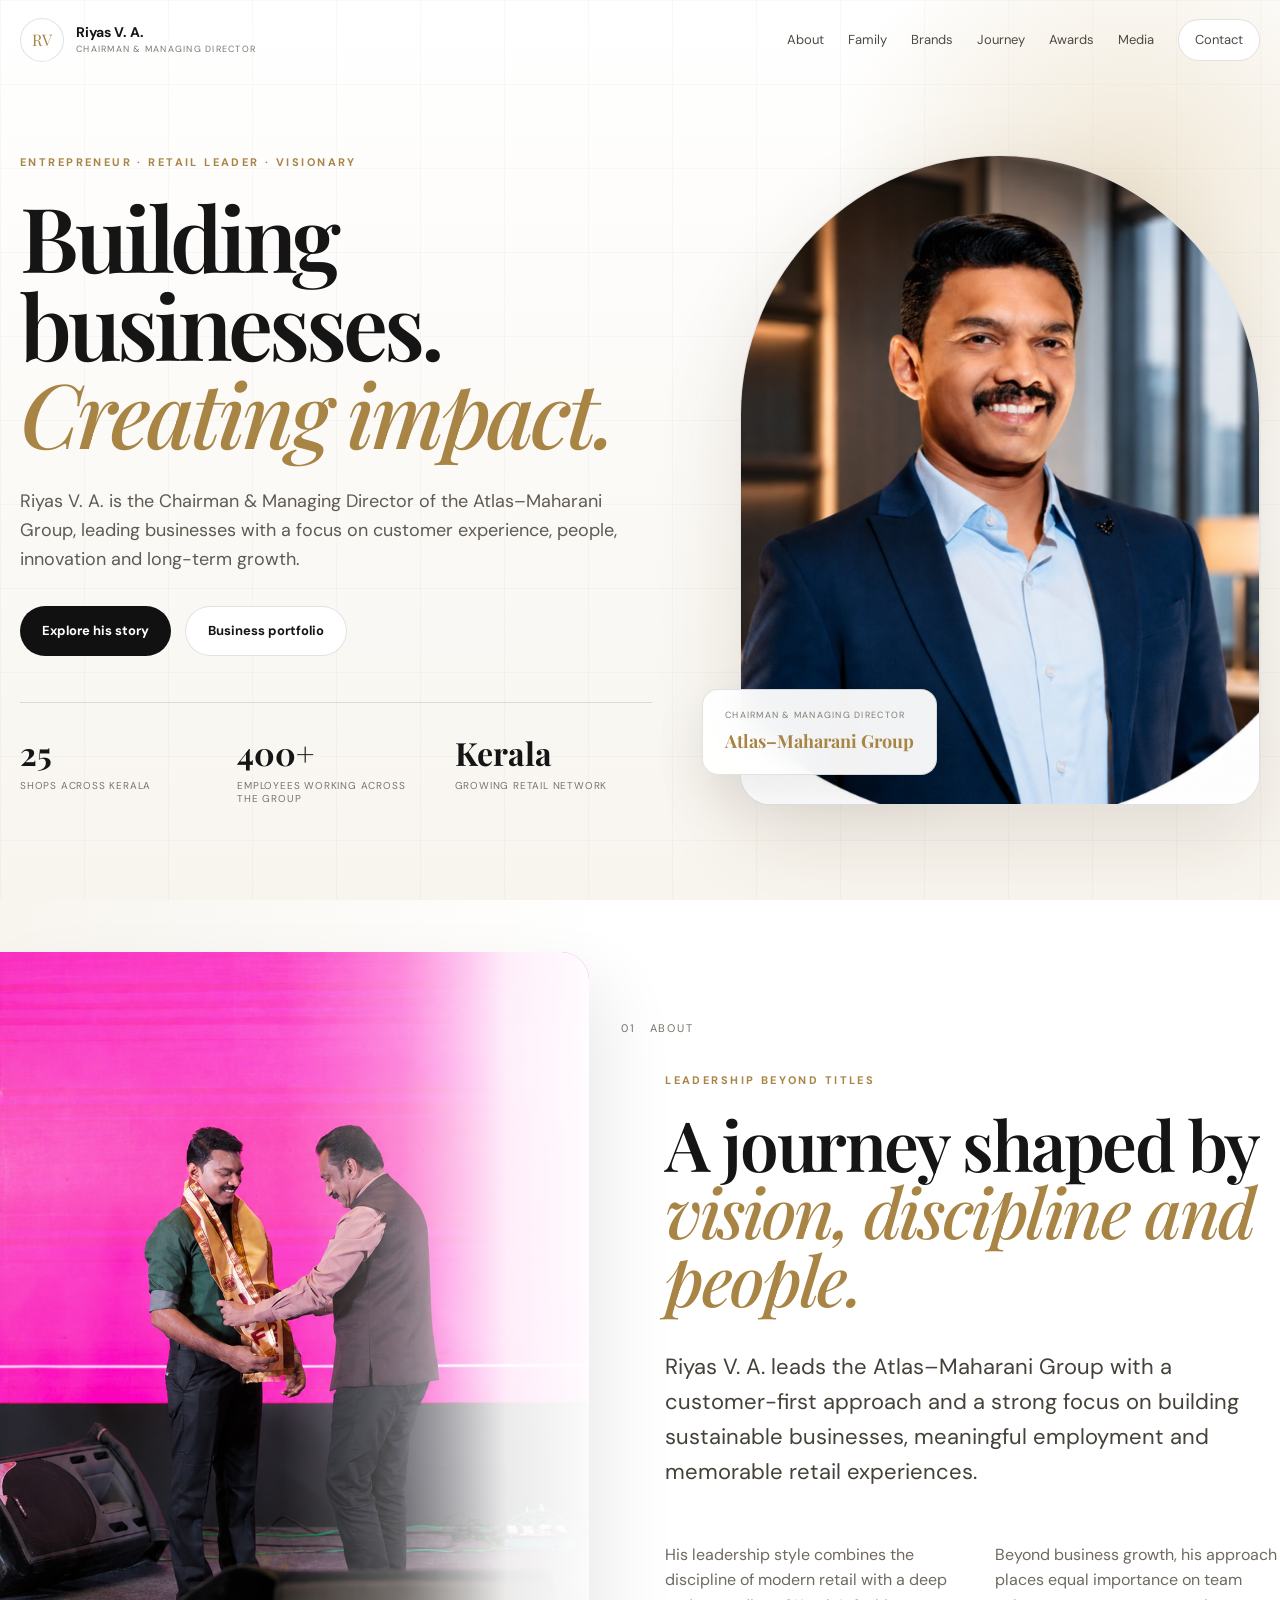
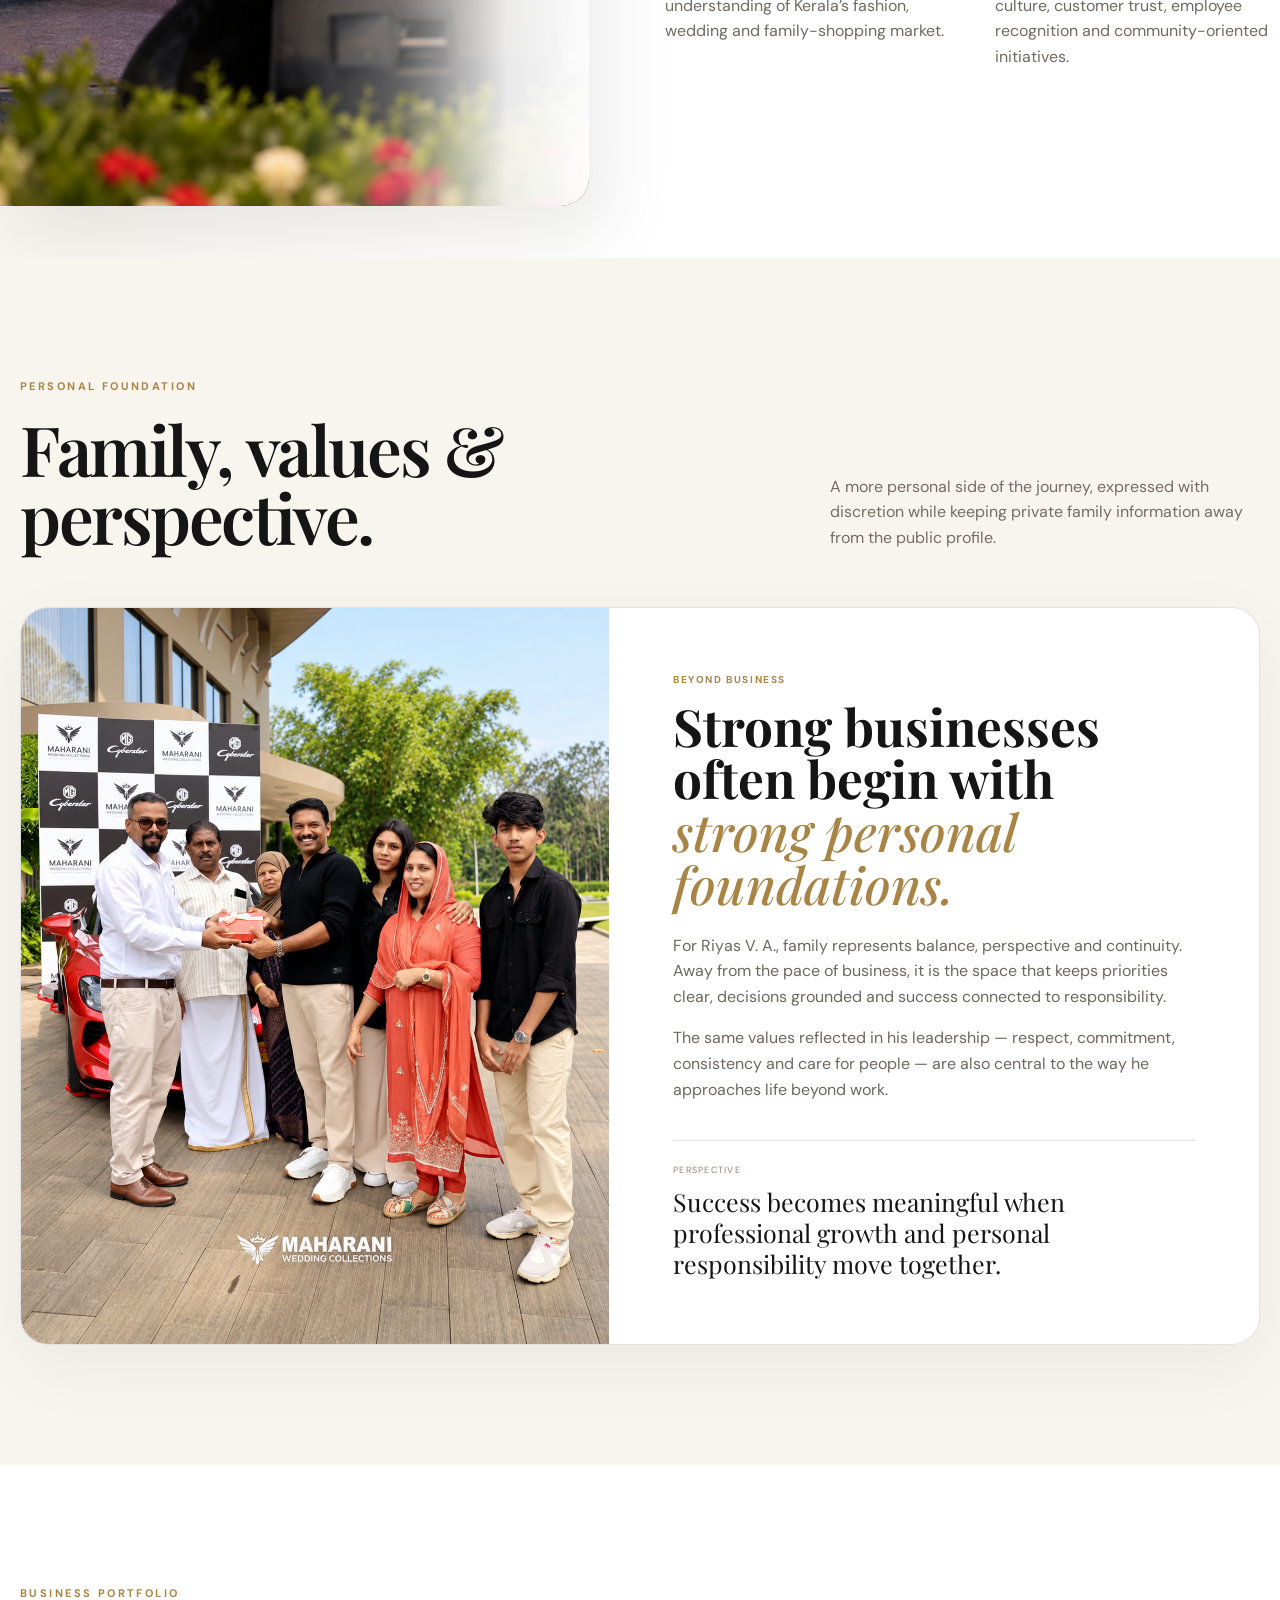
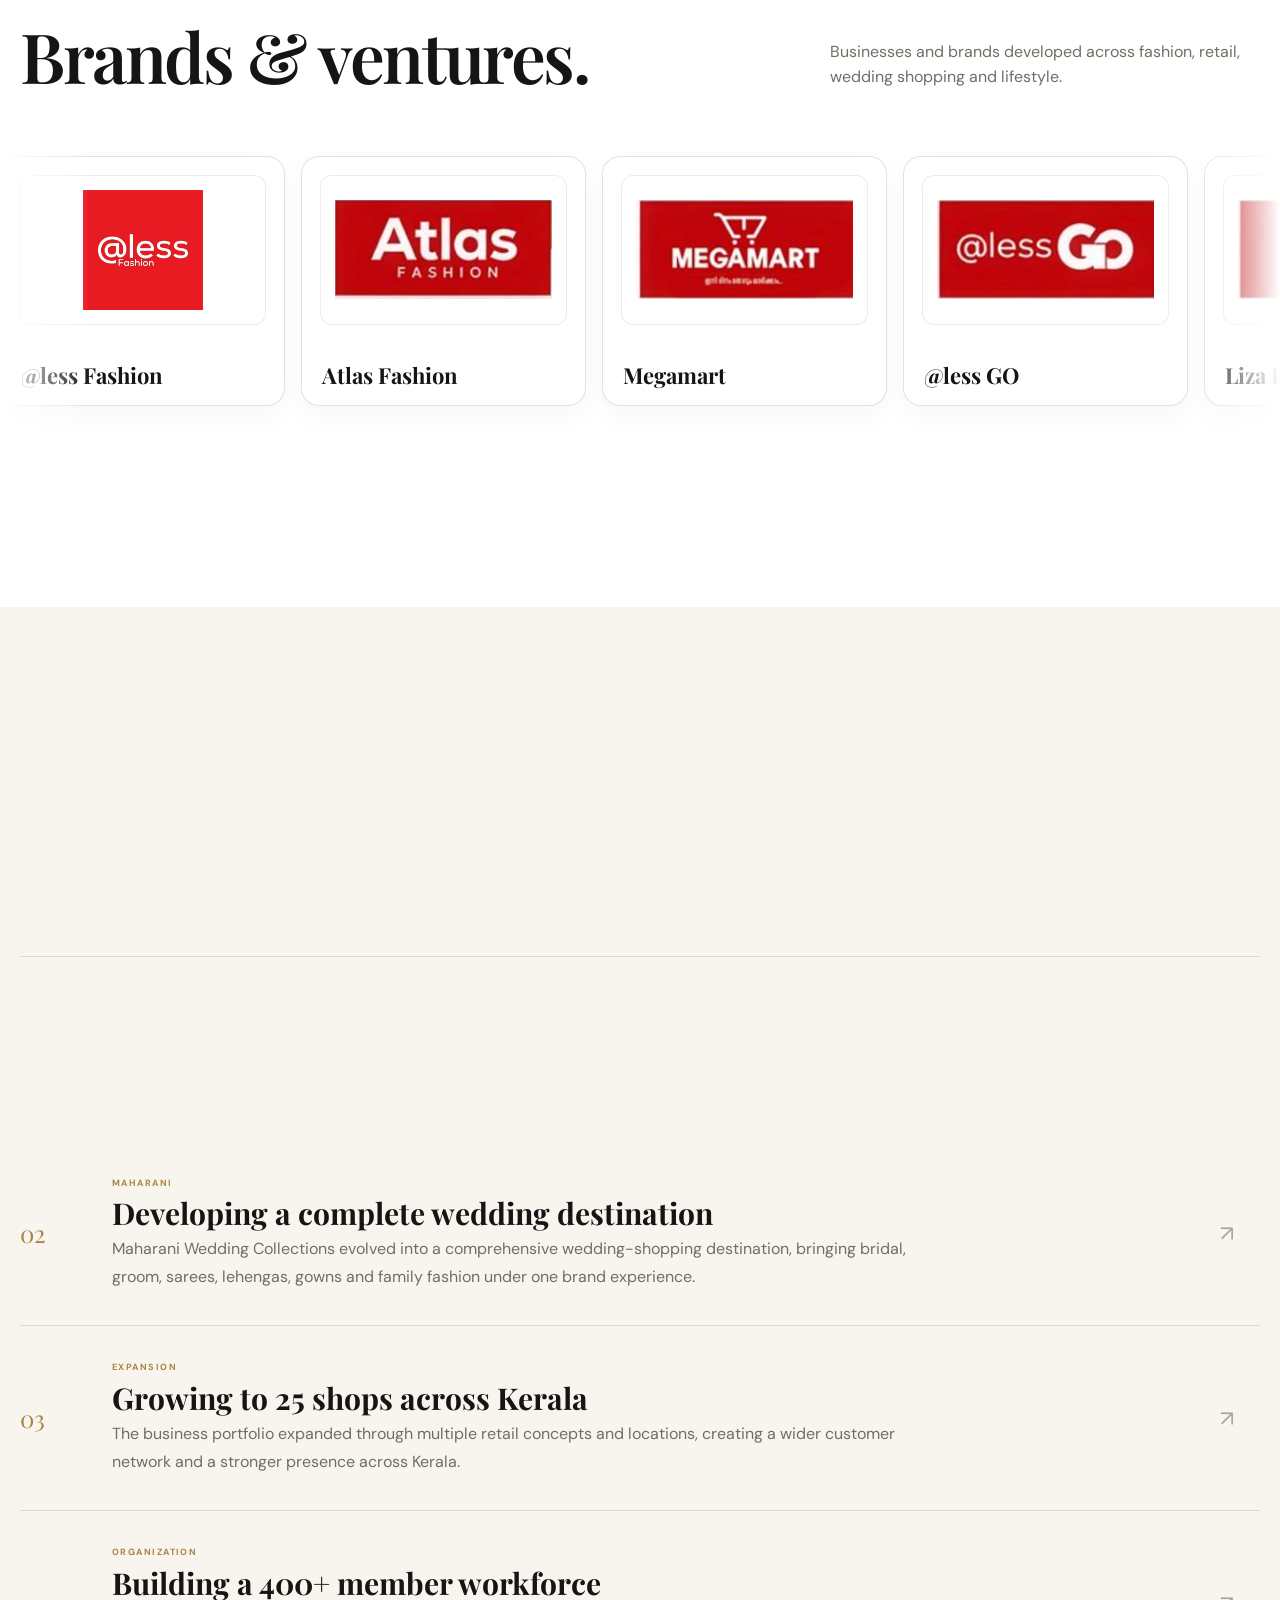
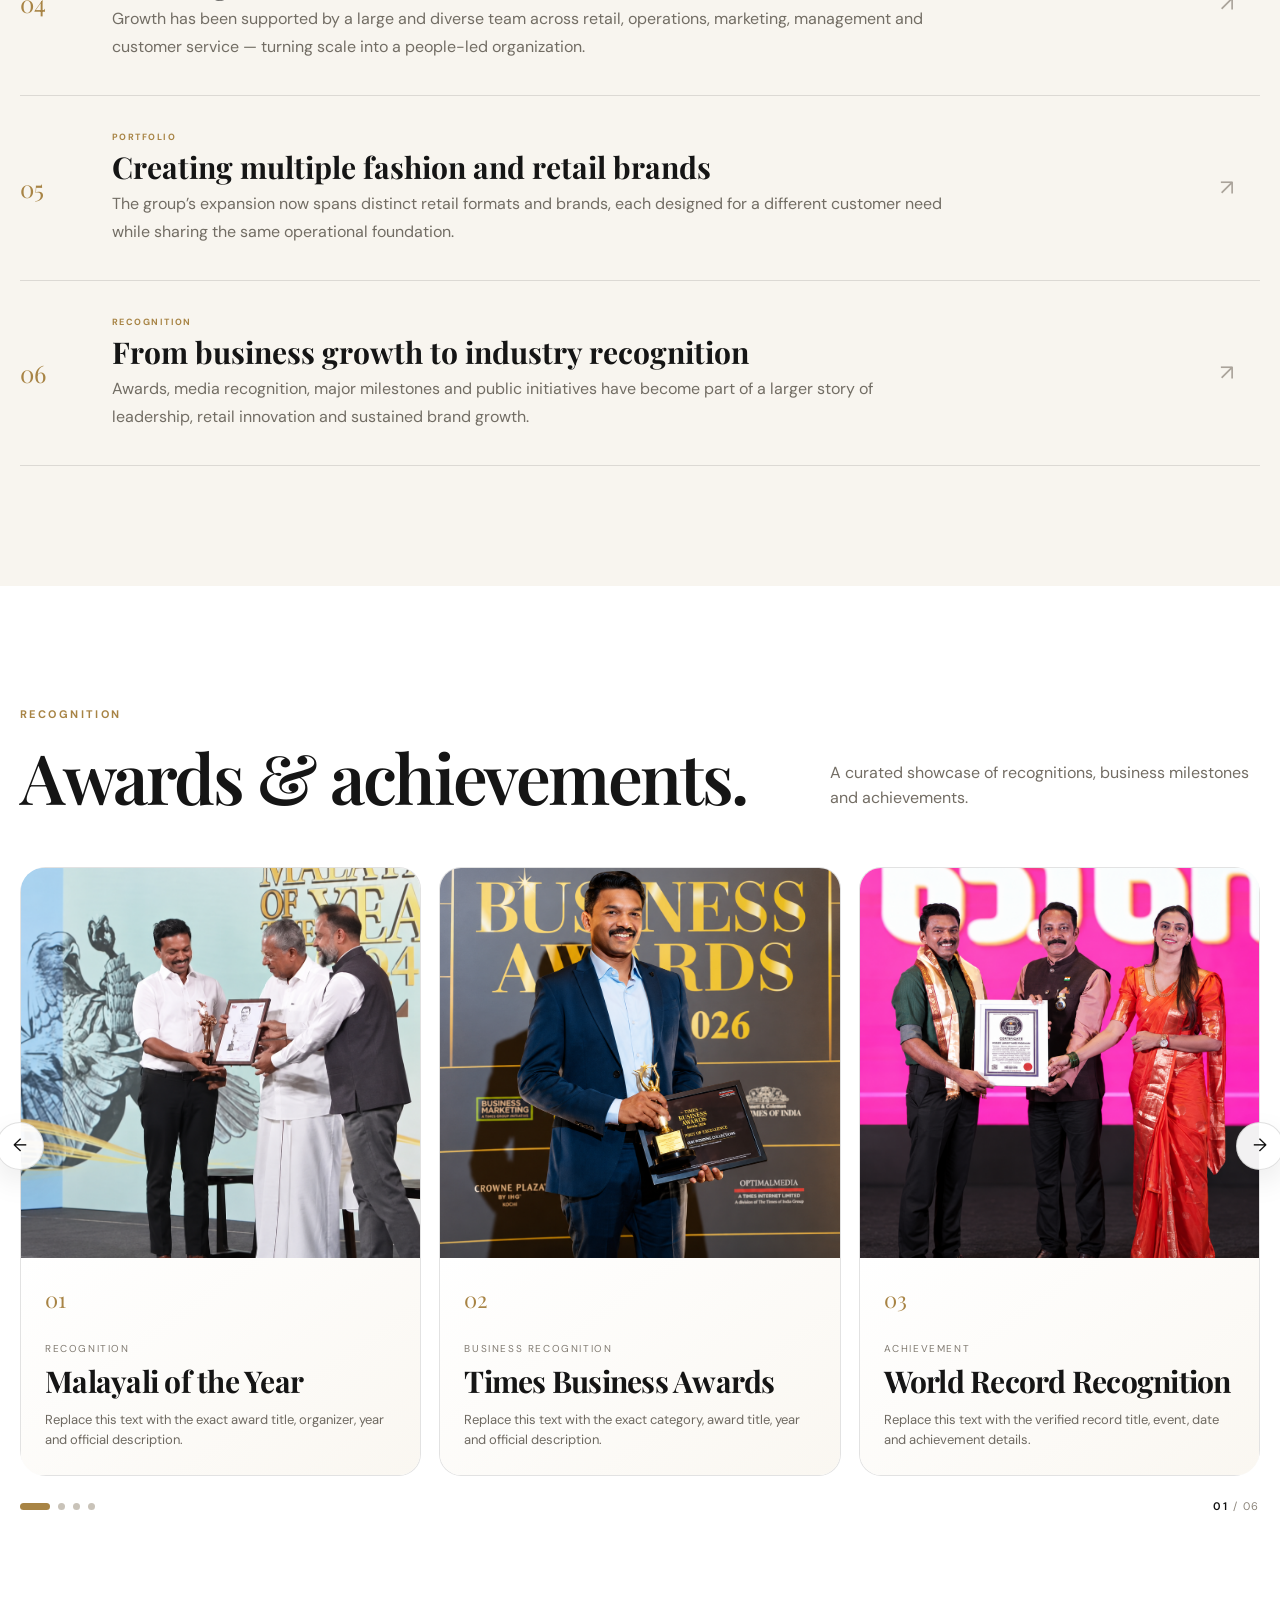
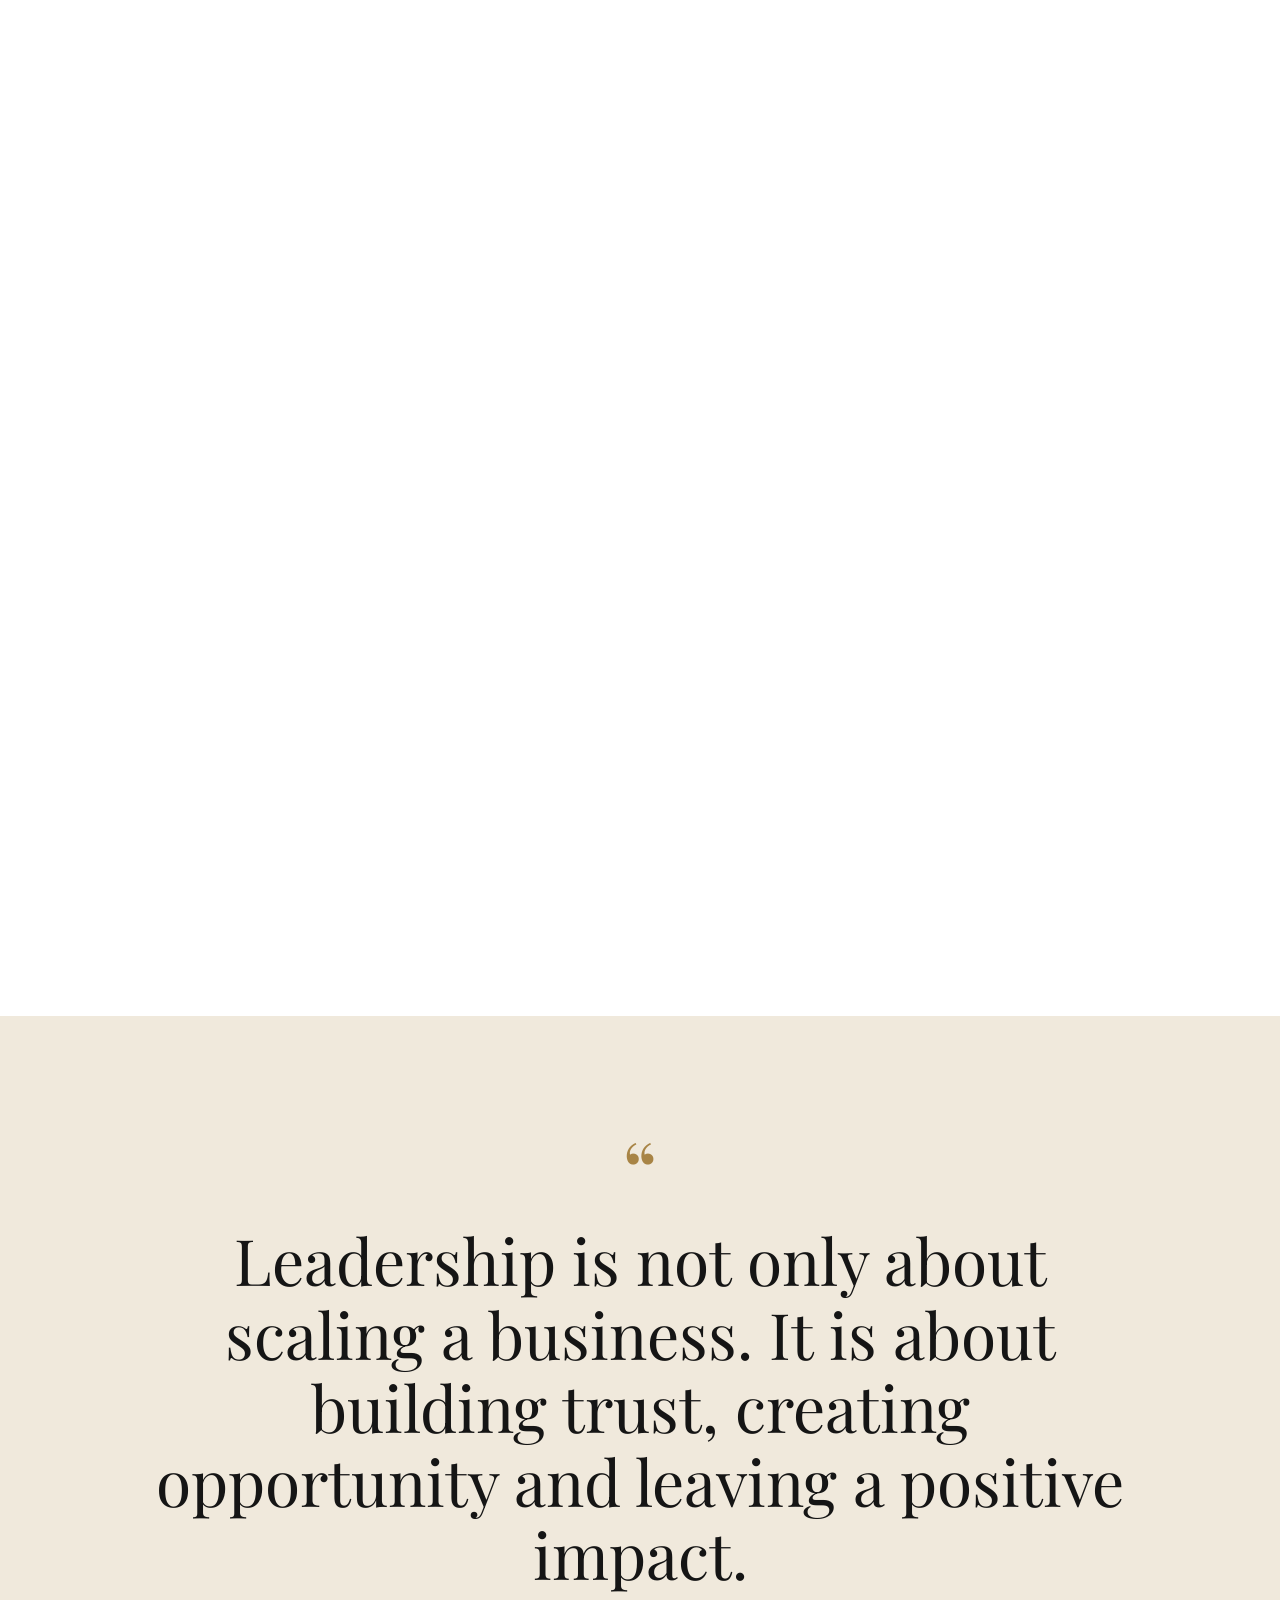
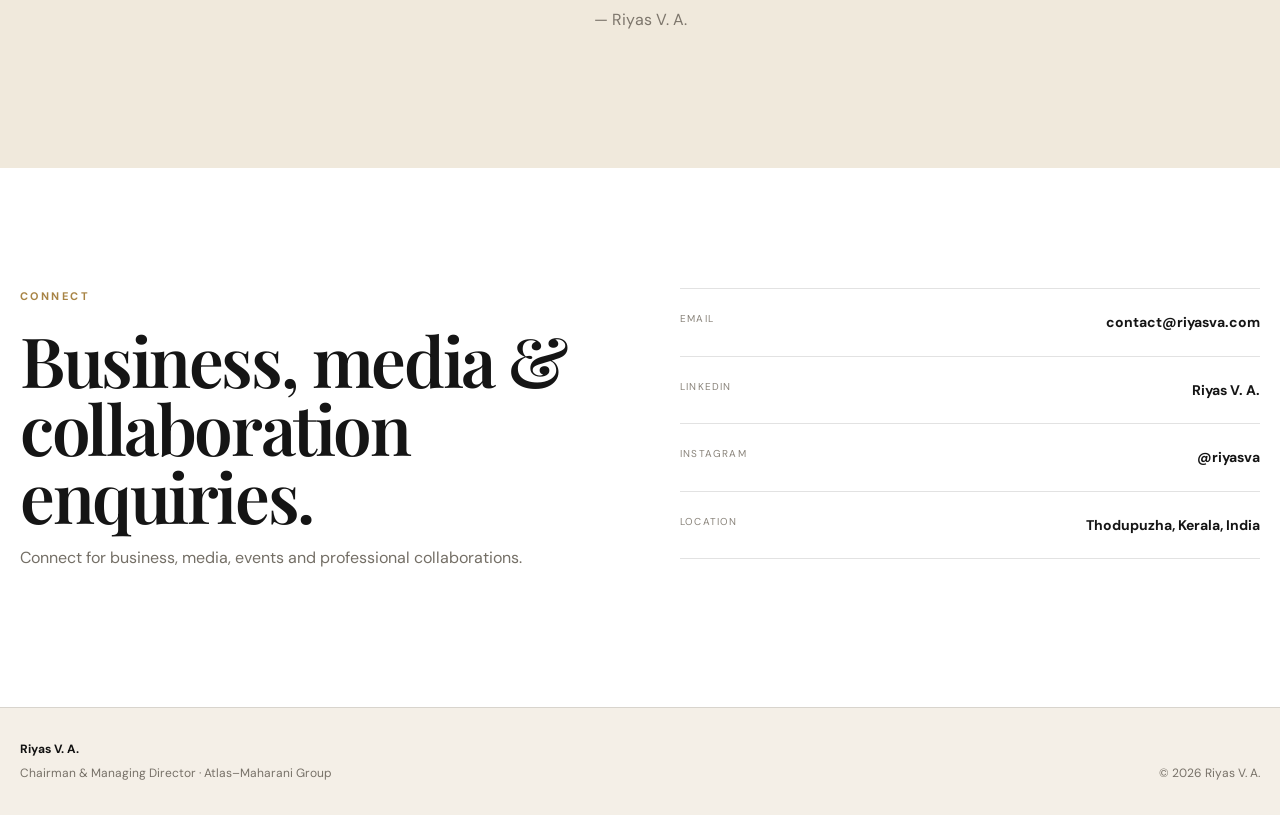
<file: index.html>
<!DOCTYPE html>
<html lang="en">
<head>
  <meta charset="UTF-8" />
  <meta name="viewport" content="width=device-width, initial-scale=1.0" />
  <meta name="description" content="Official website of Riyas V. A., Chairman & Managing Director of the Atlas–Maharani Group." />
  <meta name="theme-color" content="#ffffff" />
  <title>Riyas V. A. | Chairman & Managing Director</title>

  <link rel="preconnect" href="https://fonts.googleapis.com">
  <link rel="preconnect" href="https://fonts.gstatic.com" crossorigin>
  <link href="https://fonts.googleapis.com/css2?family=DM+Sans:wght@400;500;600;700&family=Playfair+Display:ital,wght@0,500;0,600;1,500&display=swap" rel="stylesheet">

  <link rel="stylesheet" href="styles.css" />
</head>

<body>

<header class="site-header">
  <div class="container nav-wrap">
    <a class="brand" href="#home">
      <span class="brand-mark">RV</span>
      <span class="brand-copy">
        <strong>Riyas V. A.</strong>
        <small>Chairman & Managing Director</small>
      </span>
    </a>

    <button class="menu-toggle" aria-label="Toggle menu" aria-expanded="false">
      <span></span>
      <span></span>
    </button>

    <nav class="nav-links">
      <a href="#about">About</a>
      <a href="#family">Family</a>
      <a href="#brands">Brands</a>
      <a href="#journey">Journey</a>
      <a href="#awards">Awards</a>
      <a href="#media">Media</a>
      <a class="nav-cta" href="#contact">Contact</a>
    </nav>
  </div>
</header>

<main>

<section class="hero" id="home">
  <div class="hero-grid-lines"></div>
  <div class="hero-glow"></div>

  <div class="container hero-grid">

    <div class="hero-copy reveal">
      <p class="eyebrow">Entrepreneur · Retail Leader · Visionary</p>

      <h1>
        Building businesses.
        <em>Creating impact.</em>
      </h1>

      <p class="hero-lead">
        Riyas V. A. is the Chairman & Managing Director of the Atlas–Maharani Group,
        leading businesses with a focus on customer experience, people, innovation and long-term growth.
      </p>

      <div class="hero-actions">
        <a href="#about" class="btn btn-dark">Explore his story</a>
        <a href="#brands" class="btn btn-outline">Business portfolio</a>
      </div>

      <div class="hero-stats">
        <div>
          <strong>25</strong>
          <span>shops across Kerala</span>
        </div>
        <div>
          <strong>400+</strong>
          <span>employees working across the group</span>
        </div>
        <div>
          <strong>Kerala</strong>
          <span>growing retail network</span>
        </div>
      </div>
    </div>

    <div class="hero-visual reveal delay-1">
      <div class="portrait-frame">
        <img src="assets/riyas-va.png" alt="Riyas V. A.">
      </div>

      <div class="floating-card">
        <span>Chairman & Managing Director</span>
        <strong>Atlas–Maharani Group</strong>
      </div>
    </div>

  </div>
</section>

<section class="section about-section about-overlay-section" id="about">
  <div class="about-overlay-photo" aria-hidden="true">
    <img src="assets/about-overlay-award.png" alt="">
    <div class="about-overlay-gradient"></div>
  </div>

  <div class="container split-layout about-overlay-content">
    <div class="section-index reveal">
      <span>01</span>
      <p>About</p>
    </div>

    <div class="section-content reveal delay-1">
      <p class="eyebrow">Leadership beyond titles</p>

      <h2>
        A journey shaped by
        <em>vision, discipline and people.</em>
      </h2>

      <p class="lead-copy">
        Riyas V. A. leads the Atlas–Maharani Group with a customer-first approach and a strong focus on
        building sustainable businesses, meaningful employment and memorable retail experiences.
      </p>

      <div class="two-column-copy">
        <p>
          His leadership style combines the discipline of modern retail with a deep understanding of Kerala’s
          fashion, wedding and family-shopping market.
        </p>

        <p>
          Beyond business growth, his approach places equal importance on team culture, customer trust,
          employee recognition and community-oriented initiatives.
        </p>
      </div>
    </div>
  </div>
</section>

<section class="section family-section" id="family">
  <div class="container">

    <div class="section-heading reveal">
      <div>
        <p class="eyebrow">Personal foundation</p>
        <h2>Family, values & perspective.</h2>
      </div>

      <p class="section-description">
        A more personal side of the journey, expressed with discretion while keeping private family
        information away from the public profile.
      </p>
    </div>

    <div class="family-feature reveal">

      <div class="family-image family-image-clean">
        <img src="assets/riyas-family.png" alt="Riyas V. A. with family">
      </div>

      <div class="family-copy">
        <span class="mini-label">Beyond business</span>

        <h3>
          Strong businesses often begin with
          <em>strong personal foundations.</em>
        </h3>

        <p>
          For Riyas V. A., family represents balance, perspective and continuity. Away from the pace of business,
          it is the space that keeps priorities clear, decisions grounded and success connected to responsibility.
        </p>

        <p>
          The same values reflected in his leadership — respect, commitment, consistency and care for people —
          are also central to the way he approaches life beyond work.
        </p>

        <div class="family-quote">
          <span>Perspective</span>
          <blockquote>
            Success becomes meaningful when professional growth and personal responsibility move together.
          </blockquote>
        </div>
      </div>

    </div>

  </div>
</section>

<section class="section brands-section" id="brands">
  <div class="container">
    <div class="section-heading reveal">
      <div>
        <p class="eyebrow">Business portfolio</p>
        <h2>Brands & ventures.</h2>
      </div>
      <p class="section-description">
        Businesses and brands developed across fashion, retail, wedding shopping and lifestyle.
      </p>
    </div>
  </div>

  <div class="brand-ticker">
    <div class="brand-track">

      <article class="mini-brand-card brand-logo-card">
        <div class="brand-logo-wrap">
          <img src="assets/brands/atless-fashion.png" alt="@less Fashion logo">
        </div>
        <h3>@less Fashion</h3>
      </article>

      <article class="mini-brand-card brand-logo-card">
        <div class="brand-logo-wrap">
          <img src="assets/brands/atlas-fashion.png" alt="Atlas Fashion logo">
        </div>
        <h3>Atlas Fashion</h3>
      </article>

      <article class="mini-brand-card brand-logo-card">
        <div class="brand-logo-wrap">
          <img src="assets/brands/megamart.png" alt="Megamart logo">
        </div>
        <h3>Megamart</h3>
      </article>

      <article class="mini-brand-card brand-logo-card">
        <div class="brand-logo-wrap">
          <img src="assets/brands/atless-go.png" alt="@less GO logo">
        </div>
        <h3>@less GO</h3>
      </article>

      <article class="mini-brand-card brand-logo-card">
        <div class="brand-logo-wrap">
          <img src="assets/brands/liza-fashions.png" alt="Liza Fashions logo">
        </div>
        <h3>Liza Fashions</h3>
      </article>

      <article class="mini-brand-card brand-logo-card">
        <div class="brand-logo-wrap">
          <img src="assets/brands/maharani-wedding-collections.png" alt="Maharani Wedding Collections logo">
        </div>
        <h3>Maharani Wedding Collections</h3>
      </article>

      <article class="mini-brand-card brand-logo-card" aria-hidden="true">
        <div class="brand-logo-wrap">
          <img src="assets/brands/atless-fashion.png" alt="">
        </div>
        <h3>@less Fashion</h3>
      </article>

      <article class="mini-brand-card brand-logo-card" aria-hidden="true">
        <div class="brand-logo-wrap">
          <img src="assets/brands/atlas-fashion.png" alt="">
        </div>
        <h3>Atlas Fashion</h3>
      </article>

      <article class="mini-brand-card brand-logo-card" aria-hidden="true">
        <div class="brand-logo-wrap">
          <img src="assets/brands/megamart.png" alt="">
        </div>
        <h3>Megamart</h3>
      </article>

      <article class="mini-brand-card brand-logo-card" aria-hidden="true">
        <div class="brand-logo-wrap">
          <img src="assets/brands/atless-go.png" alt="">
        </div>
        <h3>@less GO</h3>
      </article>

      <article class="mini-brand-card brand-logo-card" aria-hidden="true">
        <div class="brand-logo-wrap">
          <img src="assets/brands/liza-fashions.png" alt="">
        </div>
        <h3>Liza Fashions</h3>
      </article>

      <article class="mini-brand-card brand-logo-card" aria-hidden="true">
        <div class="brand-logo-wrap">
          <img src="assets/brands/maharani-wedding-collections.png" alt="">
        </div>
        <h3>Maharani Wedding Collections</h3>
      </article>

    </div>
  </div>

  <div class="container">
    <div class="brand-footer reveal">
      <span>Portfolio</span>
      <p>The business portfolio continues to grow across fashion, retail, lifestyle and wedding fashion.</p>
    </div>
  </div>
</section>

<section class="section journey-section" id="journey">
  <div class="container">
    <div class="section-heading reveal">
      <div>
        <p class="eyebrow">The journey</p>
        <h2>Milestones that shaped the story.</h2>
      </div>
      <p class="section-description">
        A business journey defined by expansion, new retail formats, brand building and a people-first operating culture.
      </p>
    </div>

    <div class="timeline">
      <article class="timeline-item reveal">
        <span>01</span>
        <div>
          <small class="timeline-label">Foundation</small>
          <h3>Building a customer-first retail vision</h3>
          <p>The journey began with a clear ambition: create a fashion retail experience built on trust, accessibility, strong service and long-term customer relationships.</p>
        </div>
        <i>↗</i>
      </article>

      <article class="timeline-item reveal delay-1">
        <span>02</span>
        <div>
          <small class="timeline-label">Maharani</small>
          <h3>Developing a complete wedding destination</h3>
          <p>Maharani Wedding Collections evolved into a comprehensive wedding-shopping destination, bringing bridal, groom, sarees, lehengas, gowns and family fashion under one brand experience.</p>
        </div>
        <i>↗</i>
      </article>

      <article class="timeline-item reveal delay-2">
        <span>03</span>
        <div>
          <small class="timeline-label">Expansion</small>
          <h3>Growing to 25 shops across Kerala</h3>
          <p>The business portfolio expanded through multiple retail concepts and locations, creating a wider customer network and a stronger presence across Kerala.</p>
        </div>
        <i>↗</i>
      </article>

      <article class="timeline-item reveal delay-3">
        <span>04</span>
        <div>
          <small class="timeline-label">Organization</small>
          <h3>Building a 400+ member workforce</h3>
          <p>Growth has been supported by a large and diverse team across retail, operations, marketing, management and customer service — turning scale into a people-led organization.</p>
        </div>
        <i>↗</i>
      </article>

      <article class="timeline-item reveal">
        <span>05</span>
        <div>
          <small class="timeline-label">Portfolio</small>
          <h3>Creating multiple fashion and retail brands</h3>
          <p>The group’s expansion now spans distinct retail formats and brands, each designed for a different customer need while sharing the same operational foundation.</p>
        </div>
        <i>↗</i>
      </article>

      <article class="timeline-item reveal delay-1">
        <span>06</span>
        <div>
          <small class="timeline-label">Recognition</small>
          <h3>From business growth to industry recognition</h3>
          <p>Awards, media recognition, major milestones and public initiatives have become part of a larger story of leadership, retail innovation and sustained brand growth.</p>
        </div>
        <i>↗</i>
      </article>
    </div>
  </div>
</section>

<section class="section awards-section" id="awards">
  <div class="container">
    <div class="section-heading reveal">
      <div>
        <p class="eyebrow">Recognition</p>
        <h2>Awards & achievements.</h2>
      </div>
      <p class="section-description">A curated showcase of recognitions, business milestones and achievements.</p>
    </div>

    <div class="awards-carousel reveal" data-awards-carousel>
      <button class="award-nav award-nav-prev" type="button" aria-label="Previous award">←</button>
      <div class="awards-viewport">
        <div class="awards-track">
          <article class="award-slide">
            <div class="award-slide-image"><img src="assets/awards/award-1.png" alt="Riyas V. A. receiving an award"></div>
            <div class="award-slide-content"><span class="award-slide-number">01</span><small>Recognition</small><h3>Malayali of the Year</h3><p>Replace this text with the exact award title, organizer, year and official description.</p></div>
          </article>
          <article class="award-slide">
            <div class="award-slide-image"><img src="assets/awards/award-2.png" alt="Riyas V. A. at Times Business Awards"></div>
            <div class="award-slide-content"><span class="award-slide-number">02</span><small>Business Recognition</small><h3>Times Business Awards</h3><p>Replace this text with the exact category, award title, year and official description.</p></div>
          </article>
          <article class="award-slide">
            <div class="award-slide-image"><img src="assets/awards/award-3.png" alt="Riyas V. A. receiving world record recognition"></div>
            <div class="award-slide-content"><span class="award-slide-number">03</span><small>Achievement</small><h3>World Record Recognition</h3><p>Replace this text with the verified record title, event, date and achievement details.</p></div>
          </article>
          <article class="award-slide">
            <div class="award-slide-image"><img src="assets/awards/award-4.png" alt="Riyas V. A. receiving recognition"></div>
            <div class="award-slide-content"><span class="award-slide-number">04</span><small>Leadership Recognition</small><h3>Leadership Achievement</h3><p>Replace this text with the official title, organization, year and award details.</p></div>
          </article>
          <article class="award-slide">
            <div class="award-slide-image"><img src="assets/awards/award-5.png" alt="Riyas V. A. receiving Businessman of the Year award"></div>
            <div class="award-slide-content"><span class="award-slide-number">05</span><small>Business Achievement</small><h3>Businessman of the Year</h3><p>Replace this text with the exact event, organizer, category and award year.</p></div>
          </article>
          <article class="award-slide">
            <div class="award-slide-image"><img src="assets/awards/award-6.png" alt="Riyas V. A. receiving an industry recognition"></div>
            <div class="award-slide-content"><span class="award-slide-number">06</span><small>Industry Recognition</small><h3>Industry Honour</h3><p>Replace this text with the official award name, organization, year and description.</p></div>
          </article>
        </div>
      </div>
      <button class="award-nav award-nav-next" type="button" aria-label="Next award">→</button>
      <div class="award-carousel-footer"><div class="award-dots"></div><span class="award-counter"><b>01</b> / 06</span></div>
    </div>
  </div>
</section>

<section class="section media-section" id="media">
  <div class="container">

    <div class="section-heading reveal">
      <div>
        <p class="eyebrow">Media & press</p>
        <h2>Stories, interviews & coverage.</h2>
      </div>

      <p class="section-description">
        Selected video stories, interviews and milestone coverage featuring Riyas V. A. and Maharani.
      </p>
    </div>

    <div class="media-carousel reveal" data-media-carousel>

      <button class="media-nav media-nav-prev" type="button" aria-label="Previous media item">←</button>

      <div class="media-viewport">
        <div class="media-track">

          <!-- YouTube -->
          <article class="media-card media-slide">
            <div class="social-embed-frame youtube-embed">
              <iframe
                src="https://www.youtube.com/embed/qVNw9WHxtrU"
                title="Riyas V. A. YouTube video"
                loading="lazy"
                frameborder="0"
                allow="accelerometer; autoplay; clipboard-write; encrypted-media; gyroscope; picture-in-picture; web-share"
                allowfullscreen>
              </iframe>
            </div>

            <small>Video · YouTube</small>
            <h3>Riyas V. A. — Featured Video</h3>

            <a class="media-link-text"
               href="https://www.youtube.com/watch?v=qVNw9WHxtrU"
               target="_blank"
               rel="noopener">
              Watch on YouTube ↗
            </a>
          </article>


          <!-- Facebook: Our People -->
          <article class="media-card media-slide">
            <div class="social-embed-frame facebook-embed">
              <iframe
                src="https://www.facebook.com/plugins/video.php?href=https%3A%2F%2Fwww.facebook.com%2FMaharaniWeddingCollections%2Fvideos%2Friyas-va-about-the-heart-of-maharani-our-peoplemore-than-a-workplace-its-a-space%2F4425333791029175%2F&show_text=false&width=560"
                title="Riyas V. A. about the heart of Maharani"
                loading="lazy"
                scrolling="no"
                frameborder="0"
                allow="autoplay; clipboard-write; encrypted-media; picture-in-picture; web-share"
                allowfullscreen>
              </iframe>
            </div>

            <small>People & Culture · Facebook</small>
            <h3>Riyas V. A. about the heart of Maharani — our people</h3>

            <a class="media-link-text"
               href="https://www.facebook.com/MaharaniWeddingCollections/videos/riyas-va-about-the-heart-of-maharani-our-peoplemore-than-a-workplace-its-a-space/4425333791029175/"
               target="_blank"
               rel="noopener">
              Watch on Facebook ↗
            </a>
          </article>


          <!-- Instagram -->
          <article class="media-card media-slide">
            <div class="social-embed-frame instagram-embed">
              <iframe
                src="https://www.instagram.com/reel/DIXuNQUSC2f/embed/"
                title="Maharani Wedding Collections Instagram reel"
                loading="lazy"
                frameborder="0"
                scrolling="no"
                allowtransparency="true"
                allowfullscreen>
              </iframe>
            </div>

            <small>Milestone · Instagram</small>
            <h3>Celebrating a proud milestone for Maharani Wedding Collections</h3>

            <a class="media-link-text"
               href="https://www.instagram.com/reel/DIXuNQUSC2f/?hl=en"
               target="_blank"
               rel="noopener">
              Watch on Instagram ↗
            </a>
          </article>


          <!-- Facebook: Leadership -->
          <article class="media-card media-slide">
            <div class="social-embed-frame facebook-embed">
              <iframe
                src="https://www.facebook.com/plugins/video.php?href=https%3A%2F%2Fwww.facebook.com%2FMaharaniWeddingCollections%2Fvideos%2Fbehind-every-rush-every-celebration-and-every-milestone-at-maharani-stands-one-m%2F28455204714103662%2F&show_text=false&width=560"
                title="Maharani leadership video"
                loading="lazy"
                scrolling="no"
                frameborder="0"
                allow="autoplay; clipboard-write; encrypted-media; picture-in-picture; web-share"
                allowfullscreen>
              </iframe>
            </div>

            <small>Leadership · Facebook</small>
            <h3>Behind every rush, every celebration and every milestone at Maharani</h3>

            <a class="media-link-text"
               href="https://www.facebook.com/MaharaniWeddingCollections/videos/behind-every-rush-every-celebration-and-every-milestone-at-maharani-stands-one-m/28455204714103662/"
               target="_blank"
               rel="noopener">
              Watch on Facebook ↗
            </a>
          </article>

        </div>
      </div>

      <button class="media-nav media-nav-next" type="button" aria-label="Next media item">→</button>

      <div class="media-carousel-footer">
        <div class="media-dots" aria-label="Media carousel navigation"></div>
      </div>

    </div>

  </div>
</section>

<section class="quote-section">
  <div class="container quote-wrap reveal">
    <span>“</span>

    <blockquote>
      Leadership is not only about scaling a business. It is about building trust, creating opportunity
      and leaving a positive impact.
    </blockquote>

    <p>— Riyas V. A.</p>
  </div>
</section>

<section class="section contact-section" id="contact">
  <div class="container contact-grid">

    <div class="reveal">
      <p class="eyebrow">Connect</p>

      <h2>Business, media & collaboration enquiries.</h2>

      <p class="contact-note">
        Connect for business, media, events and professional collaborations.
      </p>
    </div>

    <div class="contact-list reveal delay-1">

      <a href="mailto:contact@riyasva.com">
        <span>Email</span>
        <strong>contact@riyasva.com</strong>
      </a>

      <a href="#">
        <span>LinkedIn</span>
        <strong>Riyas V. A.</strong>
      </a>

      <a href="#">
        <span>Instagram</span>
        <strong>@riyasva</strong>
      </a>

      <a href="#">
        <span>Location</span>
        <strong>Thodupuzha, Kerala, India</strong>
      </a>

    </div>

  </div>
</section>

</main>

<footer class="footer">
  <div class="container footer-inner">

    <div>
      <strong>Riyas V. A.</strong>
      <p>Chairman & Managing Director · Atlas–Maharani Group</p>
    </div>

    <p>© <span id="year"></span> Riyas V. A.</p>

  </div>
</footer>

<script src="script.js"></script>

</body>
</html>
</file>
<file: styles.css>
:root {
  --white: #ffffff;
  --cream: #f8f5ef;
  --cream-2: #f0ebe1;
  --ink: #151515;
  --muted: #706a62;
  --gold: #a88445;
  --wine: #7f1537;
  --line: rgba(20, 20, 20, 0.12);
  --max: 1240px;
}

* {
  box-sizing: border-box;
}

html {
  scroll-behavior: smooth;
}

body {
  margin: 0;
  font-family: "DM Sans", sans-serif;
  background: #fff;
  color: var(--ink);
  line-height: 1.6;
  overflow-x: hidden;
}

img {
  width: 100%;
  display: block;
}

a {
  color: inherit;
  text-decoration: none;
}

button {
  font: inherit;
}

.container {
  width: min(calc(100% - 40px), var(--max));
  margin: auto;
}

/* HEADER */

.site-header {
  position: fixed;
  top: 0;
  left: 0;
  width: 100%;
  z-index: 100;
  padding: 18px 0;
  transition: 0.3s ease;
}

.site-header.scrolled {
  background: rgba(255,255,255,.93);
  backdrop-filter: blur(16px);
  border-bottom: 1px solid var(--line);
}

.nav-wrap {
  display: flex;
  align-items: center;
  justify-content: space-between;
}

.brand {
  display: flex;
  align-items: center;
  gap: 12px;
}

.brand-mark {
  width: 44px;
  height: 44px;
  border: 1px solid var(--line);
  border-radius: 50%;
  display: grid;
  place-items: center;
  font-family: "Playfair Display", serif;
  color: var(--gold);
  background: #fff;
}

.brand-copy {
  display: flex;
  flex-direction: column;
  line-height: 1.08;
}

.brand-copy strong {
  font-size: 14px;
}

.brand-copy small {
  font-size: 9px;
  letter-spacing: .14em;
  text-transform: uppercase;
  color: #7d776f;
  margin-top: 5px;
}

.nav-links {
  display: flex;
  align-items: center;
  gap: 24px;
  font-size: 13px;
}

.nav-links a {
  color: #4d4943;
}

.nav-links a:hover {
  color: #000;
}

.nav-cta {
  padding: 10px 16px;
  border: 1px solid var(--line);
  border-radius: 999px;
  background: #fff;
}

.menu-toggle {
  display: none;
  border: 0;
  background: none;
  padding: 8px;
}

.menu-toggle span {
  display: block;
  width: 24px;
  height: 1px;
  background: #111;
  margin: 6px;
}

/* HERO */

.hero {
  min-height: 100vh;
  padding: 130px 0 70px;
  display: flex;
  align-items: center;
  position: relative;
  overflow: hidden;
  background: linear-gradient(180deg,#ffffff 0%,#f8f5ef 100%);
}

.hero-grid-lines {
  position: absolute;
  inset: 0;
  background:
    linear-gradient(rgba(0,0,0,.024) 1px, transparent 1px),
    linear-gradient(90deg, rgba(0,0,0,.024) 1px, transparent 1px);
  background-size: 84px 84px;
}

.hero-glow {
  position: absolute;
  width: 620px;
  height: 620px;
  right: -160px;
  top: -120px;
  border-radius: 50%;
  background: radial-gradient(circle, rgba(216,193,149,.38), transparent 68%);
}

.hero-grid {
  display: grid;
  grid-template-columns: 1.08fr .92fr;
  gap: 70px;
  align-items: center;
  position: relative;
  z-index: 2;
}

.eyebrow {
  margin: 0 0 20px;
  font-size: 11px;
  letter-spacing: .22em;
  text-transform: uppercase;
  color: var(--gold);
  font-weight: 700;
}

.hero h1,
.section h2 {
  margin: 0;
  font-family: "Playfair Display", serif;
  line-height: .98;
  font-weight: 600;
}

.hero h1 {
  font-size: clamp(58px, 7vw, 108px);
  letter-spacing: -.045em;
}

.hero h1 em {
  display: block;
  color: var(--gold);
  font-weight: 500;
}

.hero-lead {
  max-width: 680px;
  font-size: 18px;
  color: #5f5a52;
  margin: 32px 0;
}

.hero-actions {
  display: flex;
  gap: 14px;
  flex-wrap: wrap;
}

.btn {
  display: inline-flex;
  align-items: center;
  justify-content: center;
  padding: 14px 22px;
  border-radius: 999px;
  font-size: 13px;
  font-weight: 700;
  transition: .25s;
}

.btn-dark {
  background: #111;
  color: #fff;
}

.btn-dark:hover {
  transform: translateY(-2px);
}

.btn-outline {
  border: 1px solid var(--line);
  background: #fff;
}

.btn-outline:hover {
  border-color: #111;
}

.hero-stats {
  display: grid;
  grid-template-columns: repeat(3, 1fr);
  gap: 20px;
  margin-top: 46px;
  padding-top: 24px;
  border-top: 1px solid var(--line);
}

.hero-stats div {
  display: flex;
  flex-direction: column;
}

.hero-stats strong {
  font-family: "Playfair Display", serif;
  font-size: 28px;
}

.hero-stats span {
  font-size: 10px;
  text-transform: uppercase;
  letter-spacing: .08em;
  color: #79736a;
}

.hero-visual {
  max-width: 520px;
  justify-self: end;
  position: relative;
}

.portrait-frame {
  aspect-ratio: 4 / 5;
  overflow: hidden;
  border-radius: 260px 260px 30px 30px;
  border: 1px solid var(--line);
  box-shadow: 0 30px 85px rgba(82,57,21,.14);
  background: #fff;
}

.portrait-frame img {
  height: 100%;
  object-fit: cover;
  object-position: center;
}

.floating-card {
  position: absolute;
  left: -38px;
  bottom: 30px;
  display: flex;
  flex-direction: column;
  padding: 18px 22px;
  border-radius: 16px;
  border: 1px solid var(--line);
  background: rgba(255,255,255,.95);
  backdrop-filter: blur(16px);
  box-shadow: 0 20px 55px rgba(0,0,0,.08);
}

.floating-card span {
  font-size: 9px;
  text-transform: uppercase;
  letter-spacing: .14em;
  color: #827c73;
}

.floating-card strong {
  margin-top: 5px;
  font-family: "Playfair Display", serif;
  font-size: 18px;
  color: var(--gold);
}

/* GENERAL */

.section {
  padding: 120px 0;
}

.split-layout {
  display: grid;
  grid-template-columns: .26fr .74fr;
  gap: 60px;
}

.section-index {
  display: flex;
  gap: 14px;
  font-size: 11px;
  text-transform: uppercase;
  letter-spacing: .16em;
  color: #777168;
}

.section-index p {
  margin: 0;
}

.section-content h2,
.section-heading h2,
.impact-title h2,
.contact-section h2 {
  font-size: clamp(46px, 5.4vw, 80px);
  letter-spacing: -.035em;
}

.section-content h2 em {
  color: var(--gold);
  font-weight: 500;
}

.lead-copy {
  max-width: 900px;
  margin: 36px 0;
  font-size: 22px;
  color: #454139;
}

.two-column-copy {
  display: grid;
  grid-template-columns: 1fr 1fr;
  gap: 44px;
  max-width: 900px;
  color: #6f6a61;
}

.section-heading {
  display: flex;
  justify-content: space-between;
  align-items: end;
  gap: 50px;
  margin-bottom: 56px;
}

.section-description {
  max-width: 430px;
  margin: 0;
  color: #736d64;
}

/* FAMILY */

.family-section {
  background: var(--cream);
}

.family-feature {
  display: grid;
  grid-template-columns: .95fr 1.05fr;
  overflow: hidden;
  border: 1px solid var(--line);
  border-radius: 28px;
  background: #fff;
  box-shadow: 0 22px 70px rgba(0,0,0,.05);
}

.family-image {
  min-height: 620px;
  background: #fff;
}

.family-image img {
  height: 100%;
  object-fit: cover;
  object-position: center;
}

.family-image-clean img {
  object-fit: contain;
  background: #fff;
}

.family-copy {
  display: flex;
  flex-direction: column;
  justify-content: center;
  padding: 64px;
}

.mini-label {
  font-size: 10px;
  text-transform: uppercase;
  letter-spacing: .16em;
  color: var(--gold);
  font-weight: 700;
}

.family-copy h3 {
  margin: 12px 0 22px;
  font-family: "Playfair Display", serif;
  font-size: clamp(40px, 4vw, 60px);
  line-height: 1.03;
}

.family-copy h3 em {
  color: var(--gold);
  font-weight: 500;
}

.family-copy > p {
  color: #6d675f;
  margin: 0 0 16px;
}

.family-quote {
  margin-top: 22px;
  padding-top: 22px;
  border-top: 1px solid var(--line);
}

.family-quote span {
  display: block;
  margin-bottom: 8px;
  font-size: 9px;
  text-transform: uppercase;
  letter-spacing: .14em;
  color: #8a847b;
}

.family-quote blockquote {
  margin: 0;
  font-family: "Playfair Display", serif;
  font-size: 25px;
  line-height: 1.25;
}

/* BRANDS */

.brands-section {
  background: #fff;
  overflow: hidden;
}

.brand-ticker {
  width: 100%;
  overflow: hidden;
  padding: 10px 0 30px;
  mask-image: linear-gradient(to right, transparent, #000 7%, #000 93%, transparent);
}

.brand-track {
  display: flex;
  gap: 16px;
  width: max-content;
  animation: brandScroll 34s linear infinite;
}

.brand-ticker:hover .brand-track {
  animation-play-state: paused;
}

.mini-brand-card {
  width: 285px;
  min-height: 205px;
  flex: 0 0 auto;
  display: flex;
  flex-direction: column;
  padding: 22px;
  border: 1px solid var(--line);
  border-radius: 18px;
  background: #fff;
  box-shadow: 0 10px 28px rgba(0,0,0,.035);
  transition: .25s;
}

.mini-brand-card:hover {
  transform: translateY(-4px);
  box-shadow: 0 18px 40px rgba(0,0,0,.07);
}

.brand-no {
  margin-bottom: 28px;
  font-family: "Playfair Display", serif;
  font-size: 20px;
  color: var(--gold);
}

.mini-brand-card small {
  font-size: 9px;
  letter-spacing: .14em;
  text-transform: uppercase;
  color: #8b857d;
}

.mini-brand-card h3 {
  margin: 7px 0 8px;
  font-family: "Playfair Display", serif;
  font-size: 24px;
  line-height: 1.08;
}

.mini-brand-card p {
  margin: auto 0 0;
  font-size: 13px;
  color: #6d675f;
}

.brand-footer {
  display: grid;
  grid-template-columns: 120px 1fr;
  gap: 20px;
  padding-top: 24px;
  border-top: 1px solid var(--line);
}

.brand-footer span {
  font-size: 10px;
  text-transform: uppercase;
  letter-spacing: .14em;
  color: #8a847b;
}

.brand-footer p {
  margin: 0;
  max-width: 680px;
  color: #6f6960;
}

@keyframes brandScroll {
  from {
    transform: translateX(0);
  }

  to {
    transform: translateX(calc(-50% - 8px));
  }
}

/* JOURNEY */

.journey-section {
  background: var(--cream);
}

.timeline {
  border-top: 1px solid var(--line);
}

.timeline-item {
  display: grid;
  grid-template-columns: 70px 1fr 40px;
  gap: 22px;
  align-items: center;
  padding: 30px 0;
  border-bottom: 1px solid var(--line);
}

.timeline-item > span {
  font-family: "Playfair Display", serif;
  font-size: 24px;
  color: var(--gold);
}

.timeline-item h3 {
  margin: 0 0 6px;
  font-family: "Playfair Display", serif;
  font-size: 28px;
}

.timeline-item p {
  margin: 0;
  color: #726d64;
}

.timeline-item i {
  font-style: normal;
  color: #aaa39a;
  font-size: 22px;
}

/* AWARDS */

.award-grid,
.media-grid {
  display: grid;
  grid-template-columns: repeat(3, 1fr);
  gap: 18px;
}

.award-card {
  min-height: 370px;
  display: flex;
  flex-direction: column;
  padding: 32px;
  border: 1px solid var(--line);
  border-radius: 22px;
  transition: .3s;
}

.award-card:hover {
  transform: translateY(-6px);
  box-shadow: 0 22px 55px rgba(0,0,0,.07);
}

.award-card > span {
  font-family: "Playfair Display", serif;
  font-size: 24px;
  color: var(--gold);
}

.award-card small {
  margin-top: auto;
  text-transform: uppercase;
  letter-spacing: .14em;
  color: #817b72;
}

.award-card h3 {
  margin: 10px 0;
  font-family: "Playfair Display", serif;
  font-size: 30px;
  line-height: 1.15;
}

.award-card p {
  margin: 0;
  color: #6e6961;
}

/* IMPACT */

.impact-section {
  background: var(--cream-2);
}

.impact-grid {
  display: grid;
  grid-template-columns: .82fr 1.18fr;
  gap: 80px;
}

.impact-title > p:last-child {
  max-width: 540px;
  color: #736d64;
}

.impact-list {
  border-top: 1px solid var(--line);
}

.impact-item {
  display: grid;
  grid-template-columns: 62px 1fr;
  gap: 22px;
  padding: 30px 0;
  border-bottom: 1px solid var(--line);
}

.impact-item > span {
  font-family: "Playfair Display", serif;
  color: var(--gold);
}

.impact-item h3 {
  margin: 0 0 6px;
  font-family: "Playfair Display", serif;
  font-size: 26px;
}

.impact-item p {
  margin: 0;
  color: #736d64;
}

/* MEDIA */

.media-section {
  background: #fff;
}

.media-grid {
  gap: 22px;
}

.media-img {
  aspect-ratio: 4 / 3;
  overflow: hidden;
  border-radius: 18px;
  background: #eee;
}

.media-img img {
  height: 100%;
  object-fit: cover;
  transition: .4s;
}

.media-card:hover img {
  transform: scale(1.035);
}

.media-card small {
  display: block;
  margin: 18px 0 9px;
  text-transform: uppercase;
  letter-spacing: .13em;
  color: #817a70;
}

.media-card h3 {
  margin: 0 0 15px;
  font-family: "Playfair Display", serif;
  font-size: 28px;
  line-height: 1.18;
}

.media-card a {
  font-size: 12px;
  font-weight: 700;
}

/* QUOTE */

.quote-section {
  padding: 120px 0;
  background: #f0e9dc;
  text-align: center;
}

.quote-wrap {
  max-width: 980px;
}

.quote-wrap > span {
  font-family: "Playfair Display", serif;
  font-size: 86px;
  line-height: .8;
  color: var(--gold);
}

.quote-wrap blockquote {
  margin: 10px 0;
  font-family: "Playfair Display", serif;
  font-size: clamp(36px, 5vw, 64px);
  line-height: 1.15;
}

.quote-wrap p {
  color: #7d766c;
}

/* CONTACT */

.contact-section {
  background: #fff;
}

.contact-grid {
  display: grid;
  grid-template-columns: 1fr 1fr;
  gap: 80px;
}

.contact-note {
  max-width: 540px;
  color: #746f66;
}

.contact-list {
  border-top: 1px solid var(--line);
}

.contact-list a {
  display: flex;
  justify-content: space-between;
  gap: 20px;
  padding: 22px 0;
  border-bottom: 1px solid var(--line);
}

.contact-list span {
  font-size: 10px;
  text-transform: uppercase;
  letter-spacing: .12em;
  color: #89837a;
}

.contact-list strong {
  text-align: right;
  font-size: 14px;
}

/* FOOTER */

.footer {
  padding: 32px 0;
  background: #f4efe7;
  border-top: 1px solid var(--line);
}

.footer-inner {
  display: flex;
  justify-content: space-between;
  align-items: end;
  gap: 30px;
  font-size: 12px;
  color: #777168;
}

.footer-inner strong {
  color: #111;
}

.footer-inner p {
  margin: 5px 0 0;
}

/* ANIMATION */

.reveal {
  opacity: 0;
  transform: translateY(24px);
  transition: opacity .75s ease, transform .75s ease;
}

.reveal.visible {
  opacity: 1;
  transform: none;
}

.delay-1 {
  transition-delay: .12s;
}

.delay-2 {
  transition-delay: .22s;
}

.delay-3 {
  transition-delay: .32s;
}

/* TABLET */

@media(max-width:980px) {

  .nav-links {
    position: fixed;
    display: none;
    flex-direction: column;
    align-items: flex-start;
    top: 76px;
    left: 18px;
    right: 18px;
    padding: 22px;
    background: #fff;
    border: 1px solid var(--line);
    border-radius: 18px;
    box-shadow: 0 18px 55px rgba(0,0,0,.08);
  }

  .nav-links.open {
    display: flex;
  }

  .menu-toggle {
    display: block;
  }

  .hero-grid,
  .split-layout,
  .impact-grid,
  .contact-grid,
  .family-feature {
    grid-template-columns: 1fr;
  }

  .hero-visual {
    width: min(100%,520px);
    justify-self: center;
  }

  .section-heading {
    flex-direction: column;
    align-items: flex-start;
  }

  .family-image {
    min-height: 430px;
  }

  .family-copy {
    padding: 44px 30px;
  }

  .award-grid,
  .media-grid {
    grid-template-columns: 1fr;
  }
}

/* MOBILE */

@media(max-width:640px) {

  .container {
    width: min(calc(100% - 28px), var(--max));
  }

  .section,
  .quote-section {
    padding: 84px 0;
  }

  .hero {
    padding-top: 115px;
  }

  .hero h1 {
    font-size: 54px;
  }

  .hero-lead {
    font-size: 16px;
  }

  .hero-stats {
    grid-template-columns: 1fr 1fr;
  }

  .floating-card {
    left: 14px;
    bottom: 14px;
  }

  .two-column-copy {
    grid-template-columns: 1fr;
    gap: 12px;
  }

  .family-copy {
    padding: 36px 22px;
  }

  .mini-brand-card {
    width: 245px;
    min-height: 190px;
  }

  .brand-track {
    animation-duration: 28s;
  }

  .brand-footer {
    grid-template-columns: 1fr;
    gap: 7px;
  }

  .footer-inner {
    flex-direction: column;
    align-items: flex-start;
  }
}


/* BRAND LOGO CARDS — only the Brands & Ventures section */
.brand-logo-card {
  justify-content: space-between;
  min-height: 225px;
  padding: 18px;
}

.brand-logo-wrap {
  width: 100%;
  height: 135px;
  display: flex;
  align-items: center;
  justify-content: center;
  overflow: hidden;
  border-radius: 12px;
  background: #f7f7f7;
  border: 1px solid rgba(20,20,20,.08);
}

.brand-logo-wrap img {
  width: 100%;
  height: 100%;
  object-fit: contain;
  object-position: center;
}

.brand-logo-card h3 {
  margin: 16px 2px 0;
  font-size: 22px;
  line-height: 1.1;
}

@media(max-width:640px) {
  .brand-logo-card {
    width: 250px;
    min-height: 205px;
  }

  .brand-logo-wrap {
    height: 120px;
  }

  .brand-logo-card h3 {
    font-size: 20px;
  }
}

/* AWARDS CAROUSEL */
.awards-carousel{position:relative}.awards-viewport{overflow:hidden;border-radius:26px}.awards-track{display:flex;transition:transform .65s cubic-bezier(.22,.61,.36,1);will-change:transform}.award-slide{min-width:100%;display:grid;grid-template-columns:1.08fr .92fr;min-height:610px;overflow:hidden;border:1px solid var(--line);border-radius:26px;background:#fff}.award-slide-image{min-height:610px;overflow:hidden;background:#eee}.award-slide-image img{width:100%;height:100%;object-fit:cover;object-position:center}.award-slide-content{display:flex;flex-direction:column;justify-content:center;padding:64px;background:linear-gradient(145deg,#fff 0%,#faf7f1 100%)}.award-slide-number{display:block;margin-bottom:auto;font-family:"Playfair Display",serif;font-size:26px;color:var(--gold)}.award-slide-content small{margin-top:72px;font-size:10px;text-transform:uppercase;letter-spacing:.16em;color:#817b72}.award-slide-content h3{margin:10px 0 18px;font-family:"Playfair Display",serif;font-size:clamp(38px,4vw,58px);line-height:1.02;letter-spacing:-.025em}.award-slide-content p{max-width:520px;margin:0;color:#6e6961;font-size:15px}.award-nav{position:absolute;top:50%;z-index:6;width:48px;height:48px;display:grid;place-items:center;transform:translateY(-50%);border:1px solid rgba(20,20,20,.13);border-radius:50%;background:rgba(255,255,255,.94);box-shadow:0 12px 30px rgba(0,0,0,.08);color:#111;font-size:18px;cursor:pointer;transition:.25s}.award-nav:hover{transform:translateY(-50%) scale(1.05)}.award-nav-prev{left:-24px}.award-nav-next{right:-24px}.award-carousel-footer{display:flex;align-items:center;justify-content:space-between;gap:22px;padding-top:22px}.award-dots{display:flex;align-items:center;gap:8px}.award-dot{width:7px;height:7px;padding:0;border:0;border-radius:999px;background:#c9c3b9;cursor:pointer;transition:.3s}.award-dot.active{width:30px;background:var(--gold)}.award-counter{font-size:11px;letter-spacing:.14em;color:#8c857b}.award-counter b{color:#111;font-weight:600}
@media(max-width:980px){.award-slide{grid-template-columns:1fr;min-height:auto}.award-slide-image{min-height:560px;aspect-ratio:4/5}.award-slide-content{padding:42px 32px}.award-slide-number{margin-bottom:36px}.award-slide-content small{margin-top:0}.award-nav-prev{left:12px}.award-nav-next{right:12px}}
@media(max-width:640px){.award-slide-image{min-height:420px}.award-slide-content{padding:34px 22px}.award-slide-content h3{font-size:38px}.award-nav{width:42px;height:42px}.award-carousel-footer{padding-top:16px}}


/* =========================================================
   AWARDS CAROUSEL — 3 CARDS VISIBLE ON DESKTOP
   ========================================================= */

.awards-viewport {
  overflow: hidden;
}

.awards-track {
  display: flex;
  gap: 18px;
  transition: transform .65s cubic-bezier(.22,.61,.36,1);
  will-change: transform;
}

.award-slide {
  min-width: calc((100% - 36px) / 3);
  flex: 0 0 calc((100% - 36px) / 3);
  display: flex;
  flex-direction: column;
  min-height: 570px;
  overflow: hidden;
  border: 1px solid var(--line);
  border-radius: 22px;
  background: #fff;
}

.award-slide-image {
  min-height: 390px;
  height: 390px;
  overflow: hidden;
  background: #eee;
}

.award-slide-image img {
  width: 100%;
  height: 100%;
  object-fit: cover;
  object-position: center;
}

.award-slide-content {
  flex: 1;
  display: flex;
  flex-direction: column;
  justify-content: flex-start;
  padding: 24px;
  background: linear-gradient(145deg,#fff 0%,#faf7f1 100%);
}

.award-slide-number {
  margin-bottom: 24px;
  font-size: 22px;
}

.award-slide-content small {
  margin-top: 0;
}

.award-slide-content h3 {
  font-size: 30px;
  line-height: 1.08;
  margin: 8px 0 12px;
}

.award-slide-content p {
  font-size: 13px;
  line-height: 1.6;
}

.award-nav {
  top: 43%;
}

.award-nav-prev {
  left: -24px;
}

.award-nav-next {
  right: -24px;
}

/* Tablet: 2 cards */
@media(max-width: 980px) {
  .award-slide {
    min-width: calc((100% - 18px) / 2);
    flex: 0 0 calc((100% - 18px) / 2);
    min-height: 540px;
  }

  .award-slide-image {
    min-height: 360px;
    height: 360px;
    aspect-ratio: auto;
  }

  .award-slide-content {
    padding: 22px;
  }

  .award-slide-content h3 {
    font-size: 28px;
  }

  .award-nav-prev {
    left: 10px;
  }

  .award-nav-next {
    right: 10px;
  }
}

/* Mobile: 1 card */
@media(max-width: 640px) {
  .awards-track {
    gap: 14px;
  }

  .award-slide {
    min-width: 100%;
    flex: 0 0 100%;
    min-height: auto;
  }

  .award-slide-image {
    min-height: 420px;
    height: 420px;
  }

  .award-slide-content {
    padding: 26px 22px;
  }

  .award-slide-content h3 {
    font-size: 34px;
  }
}


/* Family section photo update only */
.family-image-clean img {
  object-fit: cover !important;
  object-position: center !important;
  background: #fff;
}


/* =========================================================
   MEDIA CAROUSEL — 3 DESKTOP / 2 TABLET / 1 MOBILE
   ========================================================= */

.media-carousel {
  position: relative;
}

.media-viewport {
  overflow: hidden;
}

.media-track {
  display: flex;
  gap: 22px;
  transition: transform .65s cubic-bezier(.22,.61,.36,1);
  will-change: transform;
}

.media-slide {
  flex: 0 0 calc((100% - 44px) / 3);
  min-width: calc((100% - 44px) / 3);
}

.media-card-link {
  display: block;
  height: 100%;
}

.media-slide .media-img {
  aspect-ratio: 4 / 3;
  position: relative;
}

.media-placeholder {
  display: grid;
  place-items: center;
  background:
    linear-gradient(135deg,#f3eee5,#fff 55%,#eee5d5);
  border: 1px solid var(--line);
}

.media-placeholder-label {
  font-family: "Playfair Display", serif;
  font-size: 32px;
  letter-spacing: .08em;
  color: var(--gold);
}

.media-video-card {
  display: grid;
  place-items: center;
  overflow: hidden;
  border: 1px solid rgba(20,20,20,.08);
}

.youtube-card {
  background: linear-gradient(135deg,#111,#2b2b2b);
}

.facebook-card {
  background: linear-gradient(135deg,#173a75,#2456a5);
}

.instagram-card {
  background:
    radial-gradient(circle at 25% 100%,#ffd36b 0 8%,transparent 28%),
    linear-gradient(135deg,#7038c7,#d62976 52%,#f77737);
}

.media-platform-badge {
  position: absolute;
  top: 16px;
  left: 16px;
  padding: 7px 10px;
  border-radius: 999px;
  background: rgba(255,255,255,.92);
  color: #111;
  font-size: 9px;
  font-weight: 700;
  text-transform: uppercase;
  letter-spacing: .12em;
}

.media-play-button {
  width: 64px;
  height: 64px;
  display: grid;
  place-items: center;
  padding-left: 4px;
  border-radius: 50%;
  background: rgba(255,255,255,.94);
  color: #111;
  font-size: 19px;
  box-shadow: 0 12px 35px rgba(0,0,0,.16);
  transition: .25s;
}

.media-card-link:hover .media-play-button {
  transform: scale(1.07);
}

.media-link-text {
  font-size: 12px;
  font-weight: 700;
}

.media-nav {
  position: absolute;
  top: 42%;
  z-index: 8;
  width: 46px;
  height: 46px;
  display: grid;
  place-items: center;
  transform: translateY(-50%);
  border: 1px solid rgba(20,20,20,.13);
  border-radius: 50%;
  background: rgba(255,255,255,.96);
  box-shadow: 0 12px 30px rgba(0,0,0,.08);
  color: #111;
  font-size: 18px;
  cursor: pointer;
  transition: .25s;
}

.media-nav:hover {
  transform: translateY(-50%) scale(1.05);
}

.media-nav-prev {
  left: -23px;
}

.media-nav-next {
  right: -23px;
}

.media-carousel-footer {
  display: flex;
  align-items: center;
  justify-content: space-between;
  gap: 20px;
  padding-top: 24px;
}

.media-dots {
  display: flex;
  align-items: center;
  gap: 8px;
}

.media-dot {
  width: 7px;
  height: 7px;
  padding: 0;
  border: 0;
  border-radius: 999px;
  background: #c9c3b9;
  cursor: pointer;
  transition: .3s;
}

.media-dot.active {
  width: 30px;
  background: var(--gold);
}

.media-counter {
  font-size: 11px;
  letter-spacing: .14em;
  color: #8c857b;
}

.media-counter b {
  color: #111;
  font-weight: 600;
}

@media(max-width:980px) {
  .media-slide {
    flex: 0 0 calc((100% - 22px) / 2);
    min-width: calc((100% - 22px) / 2);
  }

  .media-nav-prev {
    left: 10px;
  }

  .media-nav-next {
    right: 10px;
  }
}

@media(max-width:640px) {
  .media-track {
    gap: 14px;
  }

  .media-slide {
    flex: 0 0 100%;
    min-width: 100%;
  }

  .media-nav {
    width: 42px;
    height: 42px;
  }

  .media-placeholder-label {
    font-size: 27px;
  }

  .media-carousel-footer {
    padding-top: 18px;
  }
}


/* Real video thumbnail update */
.media-video-thumb {
  position: relative;
  background: #111;
}

.media-video-thumb > img {
  width: 100%;
  height: 100%;
  object-fit: cover;
  object-position: center;
  transition: transform .4s ease;
}

.media-card-link:hover .media-video-thumb > img {
  transform: scale(1.035);
}

.media-video-thumb::after {
  content: "";
  position: absolute;
  inset: 0;
  background: linear-gradient(to top,rgba(0,0,0,.22),transparent 52%);
  pointer-events: none;
}

.media-platform-badge,
.media-play-button {
  z-index: 2;
}

.media-carousel-footer {
  justify-content: flex-start;
}


/* =========================================================
   OFFICIAL SOCIAL MEDIA EMBEDS
   Shows each platform's own preview / thumbnail
   ========================================================= */

.social-embed-frame {
  width: 100%;
  aspect-ratio: 4 / 3;
  overflow: hidden;
  position: relative;
  border-radius: 18px;
  border: 1px solid rgba(20,20,20,.08);
  background: #f4f4f4;
}

.social-embed-frame iframe {
  position: absolute;
  inset: 0;
  width: 100%;
  height: 100%;
  border: 0;
}

/* Facebook's video plugin works best with a slightly taller canvas */
.facebook-embed {
  background: #f5f5f5;
}

/* Instagram reel embed is portrait-oriented internally.
   The outer card stays consistent with the carousel. */
.instagram-embed iframe {
  background: #fff;
}

/* Keep iframe interaction available while ensuring cards align */
.media-slide {
  display: flex;
  flex-direction: column;
}

.media-slide h3 {
  min-height: 68px;
}

.media-slide .media-link-text {
  display: inline-block;
  margin-top: auto;
}

/* Do not scale iframes like normal media images */
.media-card:hover .social-embed-frame iframe {
  transform: none !important;
}

@media(max-width:640px) {
  .social-embed-frame {
    aspect-ratio: 4 / 3;
  }

  .media-slide h3 {
    min-height: auto;
  }
}

/* FINAL CONTENT / QUALITY REFINEMENTS */
.hero-stats strong{font-size:32px}
.hero-stats span{max-width:175px;line-height:1.35}
.brand-logo-wrap{height:150px!important;background:#fff!important;padding:14px!important;border:1px solid rgba(20,20,20,.08)}
.brand-logo-wrap img{width:100%;height:100%;object-fit:contain!important;object-position:center;image-rendering:auto;filter:contrast(1.02) saturate(1.02)}
.brand-logo-card{min-height:240px!important}
.brand-logo-card h3{margin-top:14px!important}
.timeline-item{padding:34px 0}
.timeline-label{display:block;margin-bottom:7px;font-size:9px;font-weight:700;letter-spacing:.16em;text-transform:uppercase;color:var(--gold)}
.timeline-item h3{font-size:30px;line-height:1.08}
.timeline-item p{max-width:830px;line-height:1.75}
@media(max-width:640px){
  .hero-stats strong{font-size:28px}
  .hero-stats span{max-width:none}
  .brand-logo-wrap{height:132px!important}
  .timeline-item h3{font-size:26px}
}


/* =========================================================
   ABOUT SECTION — EDITORIAL OVERLAY PHOTO
   ========================================================= */

.about-overlay-section {
  position: relative;
  overflow: hidden;
  min-height: 720px;
  display: flex;
  align-items: center;
  background:
    linear-gradient(90deg,#fff 0%,#fff 53%,#f8f5ef 100%);
}

.about-overlay-content {
  position: relative;
  z-index: 3;
  width: 100%;
}

.about-overlay-section .section-content {
  max-width: 850px;
  padding: 52px 56px 52px 0;
}

.about-overlay-photo {
  position: absolute;
  z-index: 1;
  top: 52px;
  right: 0;
  bottom: 52px;
  width: 46%;
  overflow: hidden;
  border-radius: 28px 0 0 28px;
  box-shadow: -20px 30px 70px rgba(0,0,0,.08);
}

.about-overlay-photo img {
  width: 100%;
  height: 100%;
  object-fit: cover;
  object-position: center 36%;
}

.about-overlay-gradient {
  position: absolute;
  inset: 0;
  background:
    linear-gradient(
      90deg,
      rgba(255,255,255,.98) 0%,
      rgba(255,255,255,.88) 16%,
      rgba(255,255,255,.28) 42%,
      rgba(255,255,255,0) 68%
    );
}

.about-overlay-section .lead-copy,
.about-overlay-section .two-column-copy {
  max-width: 760px;
}

@media(max-width:1100px) {
  .about-overlay-photo {
    width: 42%;
    opacity: .95;
  }

  .about-overlay-section .section-content {
    padding-right: 20px;
  }
}

@media(max-width:980px) {
  .about-overlay-section {
    display: block;
    min-height: auto;
    padding-bottom: 0;
  }

  .about-overlay-photo {
    position: relative;
    top: auto;
    right: auto;
    bottom: auto;
    width: calc(100% - 28px);
    height: 520px;
    margin-left: 28px;
    border-radius: 24px 0 0 24px;
  }

  .about-overlay-gradient {
    background:
      linear-gradient(
        to bottom,
        rgba(255,255,255,0) 55%,
        rgba(255,255,255,.92) 100%
      );
  }

  .about-overlay-content {
    margin-top: -70px;
    z-index: 3;
  }

  .about-overlay-section .section-content {
    padding: 0;
    background: rgba(255,255,255,.94);
    backdrop-filter: blur(12px);
    border-radius: 24px;
    padding: 34px;
    box-shadow: 0 18px 55px rgba(0,0,0,.06);
  }
}

@media(max-width:640px) {
  .about-overlay-photo {
    width: calc(100% - 14px);
    height: 430px;
    margin-left: 14px;
  }

  .about-overlay-content {
    margin-top: -48px;
  }

  .about-overlay-section .section-content {
    padding: 26px 22px;
  }
}


/* =========================================================
   ABOUT SECTION — IMAGE LEFT / TEXT RIGHT
   ========================================================= */

.about-overlay-section {
  background:
    linear-gradient(90deg,#f8f5ef 0%,#ffffff 48%,#ffffff 100%);
}

.about-overlay-photo {
  left: 0 !important;
  right: auto !important;
  width: 46%;
  border-radius: 0 28px 28px 0 !important;
  box-shadow: 20px 30px 70px rgba(0,0,0,.08) !important;
}

.about-overlay-gradient {
  background:
    linear-gradient(
      90deg,
      rgba(255,255,255,0) 0%,
      rgba(255,255,255,0) 48%,
      rgba(255,255,255,.32) 68%,
      rgba(255,255,255,.90) 86%,
      rgba(255,255,255,.98) 100%
    ) !important;
}

.about-overlay-content {
  grid-template-columns: .46fr .54fr !important;
}

.about-overlay-content .section-index {
  grid-column: 2;
  grid-row: 1;
  align-self: start;
  margin-bottom: 18px;
}

.about-overlay-content .section-content {
  grid-column: 2;
  grid-row: 1;
  padding: 52px 0 52px 44px !important;
  max-width: 760px !important;
}

.about-overlay-content .section-content .lead-copy,
.about-overlay-content .section-content .two-column-copy {
  max-width: 700px;
}

@media(max-width:1100px) {
  .about-overlay-photo {
    width: 44%;
  }

  .about-overlay-content {
    grid-template-columns: .44fr .56fr !important;
  }

  .about-overlay-content .section-content {
    padding-left: 32px !important;
  }
}

@media(max-width:980px) {
  .about-overlay-section {
    background: #fff;
  }

  .about-overlay-photo {
    position: relative !important;
    left: auto !important;
    right: auto !important;
    top: auto !important;
    bottom: auto !important;
    width: calc(100% - 28px) !important;
    height: 520px;
    margin-left: 0 !important;
    margin-right: 28px;
    border-radius: 0 24px 24px 0 !important;
  }

  .about-overlay-gradient {
    background:
      linear-gradient(
        to bottom,
        rgba(255,255,255,0) 55%,
        rgba(255,255,255,.92) 100%
      ) !important;
  }

  .about-overlay-content {
    grid-template-columns: 1fr !important;
    margin-top: -70px;
  }

  .about-overlay-content .section-index,
  .about-overlay-content .section-content {
    grid-column: 1;
    grid-row: auto;
  }

  .about-overlay-content .section-index {
    margin-bottom: 16px;
  }

  .about-overlay-content .section-content {
    padding: 34px !important;
    max-width: none !important;
  }
}

@media(max-width:640px) {
  .about-overlay-photo {
    width: calc(100% - 14px) !important;
    height: 430px;
    margin-right: 14px;
  }

  .about-overlay-content {
    margin-top: -48px;
  }

  .about-overlay-content .section-content {
    padding: 26px 22px !important;
  }
}
</file>
